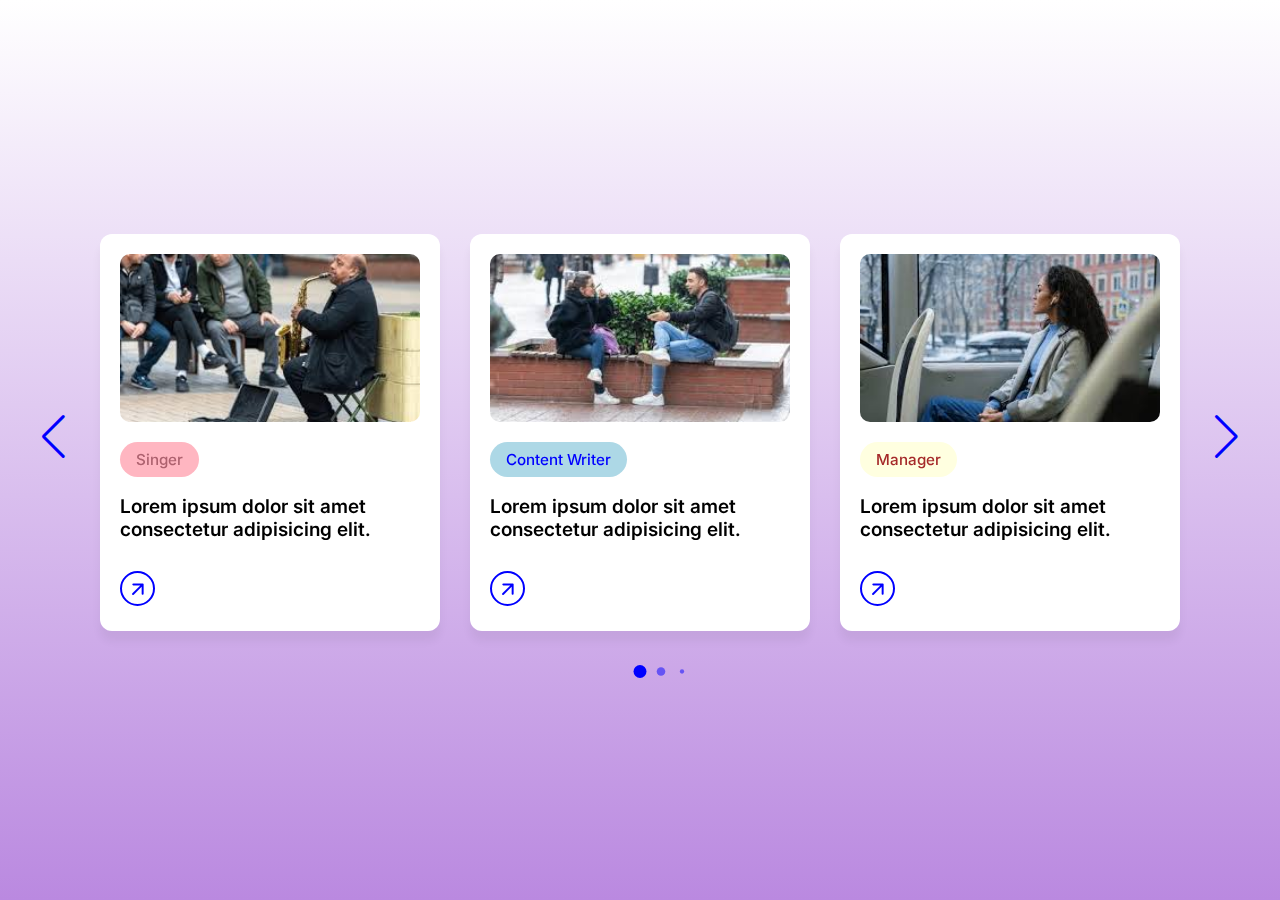
<file: Responsive Card Slider/index.html>
<!DOCTYPE html>
<html lang="en">
  <head>
    <meta charset="UTF-8" />
    <meta name="viewport" content="width=device-width, initial-scale=1.0" />
    <link
      rel="stylesheet"
      href="https://fonts.googleapis.com/css2?family=Material+Symbols+Rounded:opsz,wght,FILL,GRAD@24,400,0,0"
    />
    <link
      rel="stylesheet"
      href="https://cdn.jsdelivr.net/npm/swiper@11/swiper-bundle.min.css"
    />
    <title>Slider</title>
    <link rel="stylesheet" href="style.css" />
  </head>
  <body>
    <div class="container swiper">
      <div class="cardDiv">
        <ul class="cardList swiper-wrapper">
          <li class="cardItem swiper-slide">
            <a href="#" class="cardLink">
              <img
                src="images/download (1).jpeg"
                alt="Card Image"
                class="cardImage"
              />
              <p class="badge Singer">Singer</p>
              <h2 class="cardTitle">
                Lorem ipsum dolor sit amet consectetur adipisicing elit.
              </h2>
              <button class="cardButton material-symbols-rounded">
                arrow_forward
              </button>
            </a>
          </li>
          <li class="cardItem swiper-slide">
            <a href="#" class="cardLink">
              <img
                src="images/download (2).jpeg"
                alt="Card Image"
                class="cardImage"
              />
              <p class="badge Content">Content Writer</p>
              <h2 class="cardTitle">
                Lorem ipsum dolor sit amet consectetur adipisicing elit.
              </h2>
              <button class="cardButton material-symbols-rounded">
                arrow_forward
              </button>
            </a>
          </li>
          <li class="cardItem swiper-slide">
            <a href="#" class="cardLink">
              <img
                src="images/download (3).jpeg"
                alt="Card Image"
                class="cardImage"
              />
              <p class="badge Manager">Manager</p>
              <h2 class="cardTitle">
                Lorem ipsum dolor sit amet consectetur adipisicing elit.
              </h2>
              <button class="cardButton material-symbols-rounded">
                arrow_forward
              </button>
            </a>
          </li>
          <li class="cardItem swiper-slide">
            <a href="#" class="cardLink">
              <img
                src="images/download (4).jpeg"
                alt="Card Image"
                class="cardImage"
              />
              <p class="badge Writer">Writer</p>
              <h2 class="cardTitle">
                Lorem ipsum dolor sit amet consectetur adipisicing elit.
              </h2>
              <button class="cardButton material-symbols-rounded">
                arrow_forward
              </button>
            </a>
          </li>
          <li class="cardItem swiper-slide">
            <a href="#" class="cardLink">
              <img
                src="images/download (5).jpeg"
                alt="Card Image"
                class="cardImage"
              />
              <p class="badge Team">Team Lead</p>
              <h2 class="cardTitle">
                Lorem ipsum dolor sit amet consectetur adipisicing elit.
              </h2>
              <button class="cardButton material-symbols-rounded">
                arrow_forward
              </button>
            </a>
          </li>
          <li class="cardItem swiper-slide">
            <a href="#" class="cardLink">
              <img
                src="images/download.jpeg"
                alt="Card Image"
                class="cardImage"
              />
              <p class="badge Developer">Developer</p>
              <h2 class="cardTitle">
                Lorem ipsum dolor sit amet consectetur adipisicing elit.
              </h2>
              <button class="cardButton material-symbols-rounded">
                arrow_forward
              </button>
            </a>
          </li>
        </ul>
        <div class="swiper-pagination"></div>
        <div class="swiperSliderButton swiper-button-prev"></div>
        <div class="swiperSliderButton swiper-button-next"></div>
      </div>
    </div>
    <script src="https://cdn.jsdelivr.net/npm/swiper@11/swiper-bundle.min.js"></script>
    <script src="script.js"></script>
  </body>
</html>
</file>
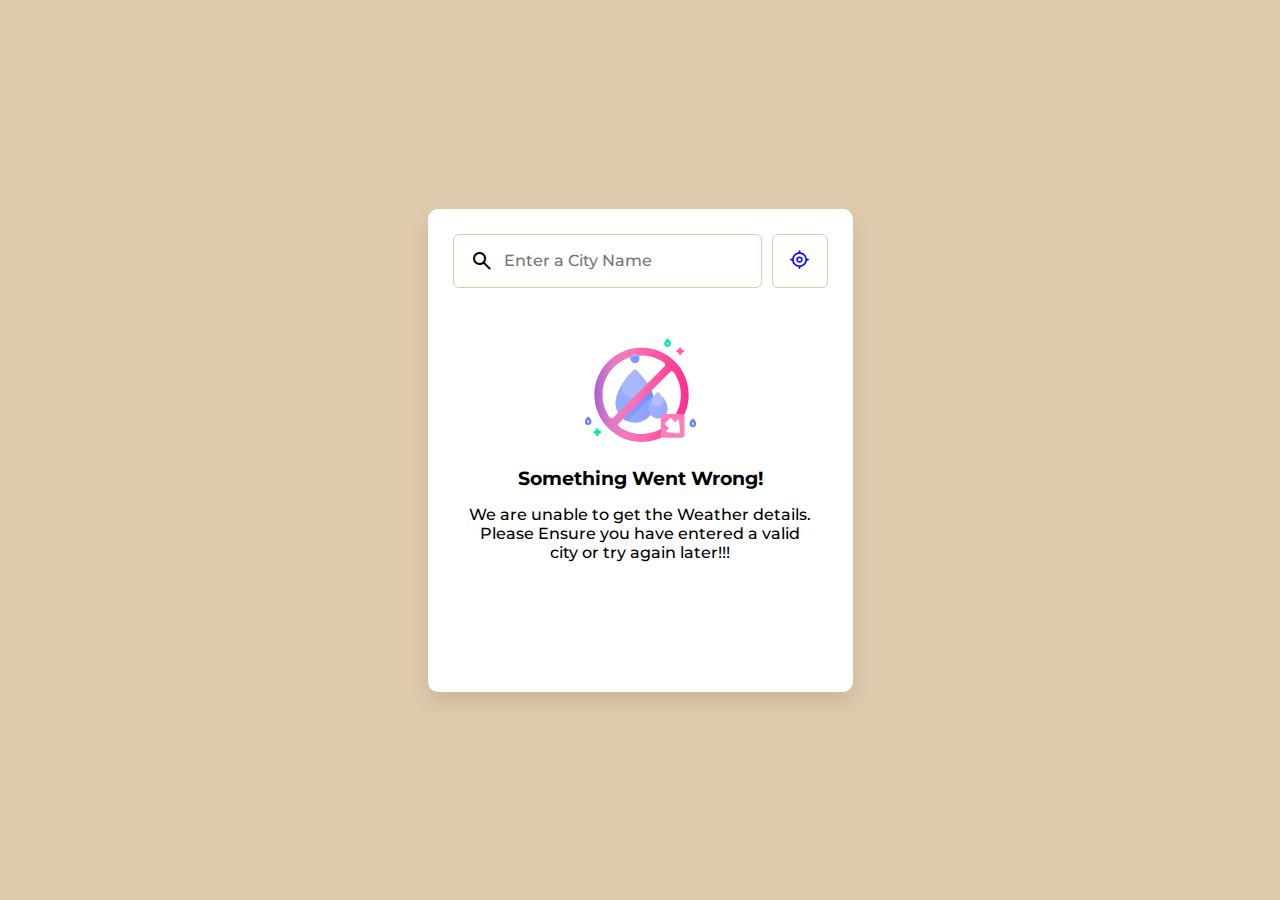
<file: Weather App/index.html>
<!DOCTYPE html>
<html lang="en">
  <head>
    <meta charset="UTF-8" />
    <meta name="viewport" content="width=device-width, initial-scale=1.0" />
    <title>Weather App</title>
    <link
      rel="stylesheet"
      href="https://fonts.googleapis.com/css2?family=Material+Symbols+Rounded:opsz,wght,FILL,GRAD@24,400,0,0"
    />
    <link rel="stylesheet" href="style.css" />
  </head>
  <body>
    <div class="card">
      <div class="searchSection">
        <div class="inputWrapper">
          <span class="material-symbols-rounded">search</span>
          <input
            type="search"
            class="searchInput"
            placeholder="Enter a City Name"
          />
        </div>
        <button class="locationButton">
          <span class="material-symbols-rounded"> my_location </span>
        </button>
      </div>
      <div class="noResults">
        <img src="icons/no-result.svg" class="weatherIcon" />
        <h3 class="title">Something Went Wrong!</h3>
        <p class="message">
          We are unable to get the Weather details. Please Ensure you have
          entered a valid city or try again later!!!
        </p>
      </div>
      <div class="weatherSection">
        <div class="currentWeather">
          <img src="icons/clouds.svg" class="weatherIcon" />
          <h2 class="temperature">00<span>°C</span></h2>
          <p class="description">Weather Description</p>
        </div>
        <div class="hourlyWeather">
          <ul class="weatherList"></ul>
        </div>
      </div>
    </div>
    <script src="script.js"></script>
  </body>
</html>
</file>
<file: Responsive Card Slider/style.css>
@import url("https://fonts.googleapis.com/css2?family=Inter:opsz,wght@14..32,100..900&display=swap");

* {
  margin: 0;
  padding: 0;
  box-sizing: border-box;
  font-family: "Inter", sans-serif;
}
body {
  display: flex;
  align-items: center;
  justify-content: center;
  min-height: 100vh;
  background: linear-gradient(white, rgb(186, 137, 224));
}
.cardDiv {
  max-width: 1100px;
  margin: 0 60px 35px;
  padding: 20px 10px;
  overflow: hidden;
}
.cardList .cardItem {
  list-style: none;
}
.cardList .cardItem .cardLink {
  user-select: none;
  /* width: 400px; */
  display: block;
  background: white;
  padding: 18px;
  border-radius: 12px;
  text-decoration: none;
  border: 2px solid transparent;
  box-shadow: 0 10px 10px rgba(0, 0, 0, 0.05);
  transition: all ease 0.2s;
}
.cardList .cardItem .cardLink:active {
  cursor: grabbing;
}
.cardList .cardItem .cardLink:hover {
  border-color: rgb(186, 137, 224);
}
.cardList .cardLink .cardImage {
  width: 100%;
  aspect-ratio: 16/9;
  object-fit: cover;
  border-radius: 10px;
}
.cardList .cardLink .badge {
  color: blue;
  background: lightblue;
  margin: 16px 0 18px;
  padding: 8px 16px;
  font-size: 0.95rem;
  font-weight: 500;
  width: fit-content;
  border-radius: 50px;
}
.cardList .cardLink .badge.Singer {
  color: rgb(173, 97, 110);
  background: lightpink;
}
.cardList .cardLink .badge.Content {
  color: blue;
  background: lightblue;
}
.cardList .cardLink .badge.Manager {
  color: brown;
  background: lightyellow;
}
.cardList .cardLink .badge.Writer {
  color: green;
  background: lightgreen;
}
.cardList .cardLink .badge.Team {
  color: orangered;
  background: rgb(241, 197, 114);
}
.cardList .cardLink .badge.Developer {
  color: purple;
  background: rgb(255, 145, 255);
}
.cardList .cardLink .cardTitle {
  font-size: 1.19rem;
  color: black;
  font-weight: 600;
}
.cardList .cardLink .cardButton {
  height: 35px;
  width: 35px;
  border-radius: 50%;
  margin: 30px 0 5px;
  border: 2px solid blue;
  color: blue;
  background: none;
  cursor: pointer;
  transform: rotate(-45deg);
  transition: all ease 0.4s;
}
.cardList .cardLink:hover .cardButton {
  color: white;
  background: blue;
}
.cardDiv .swiper-pagination-bullet {
  height: 13px;
  width: 13px;
  opacity: 0.5;
  background: blue;
}
.cardDiv .swiper-pagination-bullet-active {
  opacity: 1;
}
.cardDiv .swiperSliderButton {
  color: blue;
  margin-top: -35px;
}
@media screen and (max-width: 768px) {
  .cardDiv {
    margin: 0 10px 25px;
  }
  .cardDiv .swiperSliderButton {
    display: none;
  }
}
</file>
<file: Weather App/style.css>
@import url("https://fonts.googleapis.com/css2?family=Montserrat:ital,wght@0,100..900;1,100..900&display=swap");
* {
  margin: 0;
  padding: 0;
  box-sizing: border-box;
  font-family: "Montserrat", sans-serif;
}
body {
  background-color: rgb(224, 202, 173);
  display: flex;
  align-items: center;
  justify-content: center;
  min-height: 100vh;
}
.card {
  background-color: white;
  border-radius: 10px;
  max-width: 425px;
  flex-grow: 1;
  position: relative;
  overflow: hidden;
  box-shadow: 0 10px 20px rgba(0, 0, 0, 0.1);
}
.searchSection {
  display: flex;
  padding: 25px;
  gap: 10px;
  align-items: center;
}
.searchSection .inputWrapper {
  height: 54px;
  width: 100%;
  position: relative;
}
.searchSection .inputWrapper span {
  position: absolute;
  top: 50%;
  transform: translateY(-50%);
  pointer-events: none;
  left: 17px;
}
.searchSection .searchInput {
  height: 100%;
  width: 100%;
  border: 1px solid rgb(224, 202, 173);
  border-radius: 6px;
  padding: 0 20px 0 50px;
  outline: none;
  font-size: 1rem;
  text-transform: uppercase;
  font-weight: 500;
  transition: 0.1s ease;
}
.searchSection .searchInput:focus {
  border-color: blue;
}
.searchSection .searchInput::placeholder {
  text-transform: none;
}
.searchSection .locationButton {
  height: 54px;
  flex-shrink: 0;
  display: flex;
  align-items: center;
  justify-content: center;
  width: 56px;
  background: white;
  outline: none;
  cursor: pointer;
  color: blue;
  border-radius: 6px;
  border: 1px solid rgb(224, 202, 173);
  transition: 0.3s ease;
}
.searchSection .locationButton:hover {
  color: white;
  background: blue;
  border-color: blue;
}
.searchSection .locationButton span {
  font-size: 1.3rem;
}
.noResults {
  position: absolute;
  left: 50%;
  top: 50%;
  width: 100%;
  padding: 40px;
  text-align: center;
  display: flex;
  visibility: hidden;
  align-items: center;
  justify-content: center;
  flex-direction: column;
  transform: translate(-50%, -50%);
}
body .showNoResults .noResults {
  display: flex;
}
.noResults .title {
  margin: 25px 0 15px;
}
.noResults .message {
  font-weight: 500;
}
body .showNoResults .weatherSection {
  visibility: hidden;
}
.weatherSection .currentWeather {
  display: flex;
  align-items: center;
  padding: 20px 0 50px;
  flex-direction: column;
}
.currentWeather .weatherIcon {
  width: 140px;
  aspect-ratio: 1;
}
.currentWeather .temperature {
  font-size: 3.38rem;
  margin: 23px 0;
  display: flex;
}
.currentWeather .temperature span {
  font-size: 1.56rem;
  font-weight: 500;
  margin: 5px 0 0 2px;
}
.currentWeather .description {
  font-size: 1.25rem;
  font-weight: 500;
}
.hourlyWeather {
  padding: 16px 25px;
  border-top: 1px solid rgb(184, 184, 184);
}
.hourlyWeather .weatherList {
  display: flex;
  list-style: none;
  gap: 38px;
  padding-bottom: 16px;
  margin-bottom: -16px;
  overflow-x: auto;
  scrollbar-width: thin;
  scrollbar-color: transparent transparent;
}
.hourlyWeather:hover .weatherList {
  scrollbar-color: rgb(210, 210, 210) transparent;
}
.hourlyWeather .weatherItem {
  display: flex;
  flex-direction: column;
  gap: 7px;
  font-weight: 500;
  align-items: center;
}
.hourlyWeather .weatherItem .weatherIcon {
  width: 28px;
  aspect-ratio: 1;
}

@media (max-width: 624px) {
  body {
    padding: 15px;
  }
  .searchSection {
    padding: 20px;
  }
  .hourlyWeather {
    padding: 16px 20px;
  }
  .hourlyWeather .weatherList {
    gap: 32px;
  }
}
</file>
